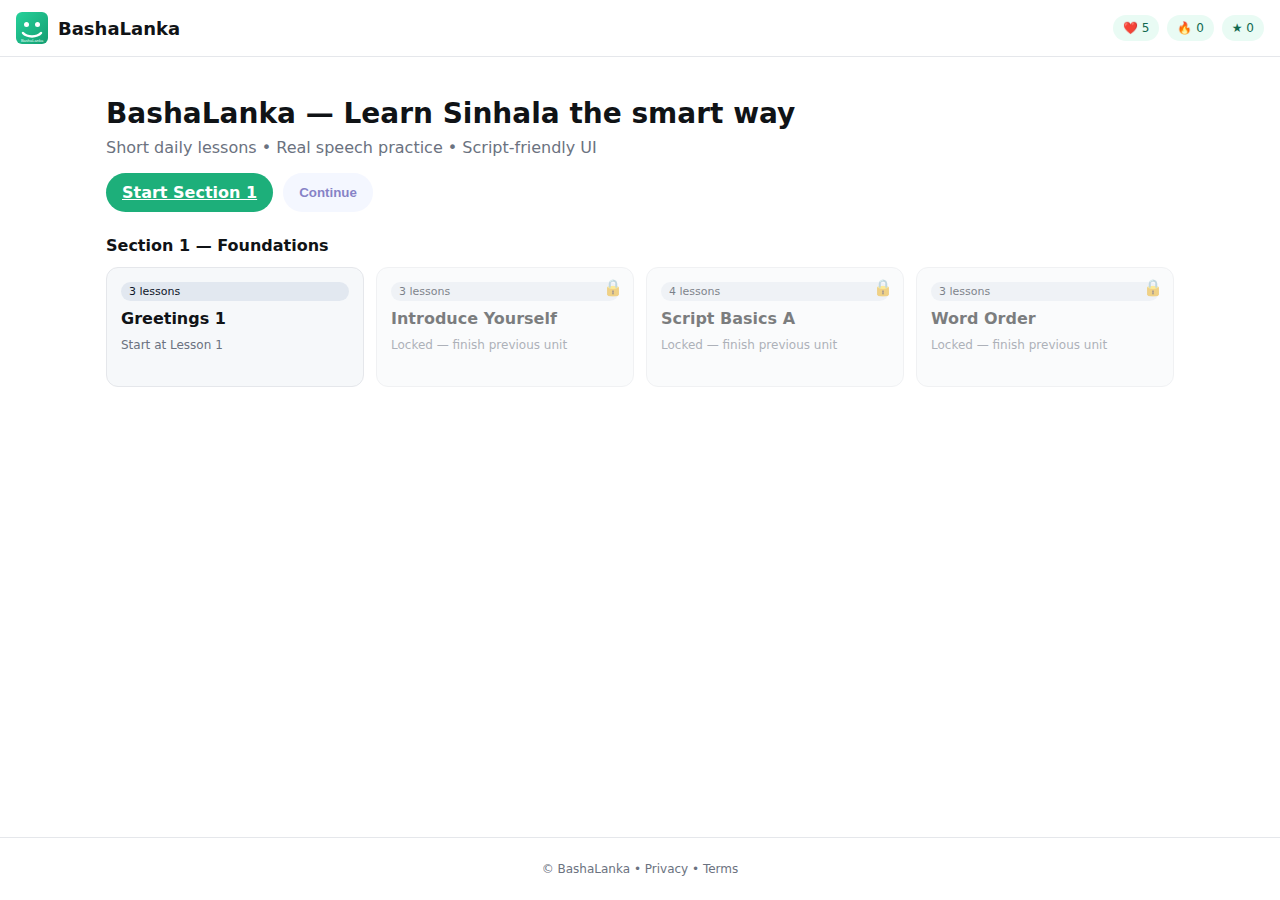
<file: BashaLanka/index.html>
<!doctype html>
<html lang="en">
<head>
  <meta charset="UTF-8" />
  <meta name="viewport" content="width=device-width, initial-scale=1.0" />
  <title>BashaLanka — Learn Sinhala</title>
  <link rel="manifest" href="manifest.webmanifest">
  <link rel="icon" href="assets/icon-192.png">
  <link rel="stylesheet" href="styles.css">
</head>
<body>
  <div id="app" class="app"></div>
  <script src="app.js"></script>
</body>
</html>
</file>
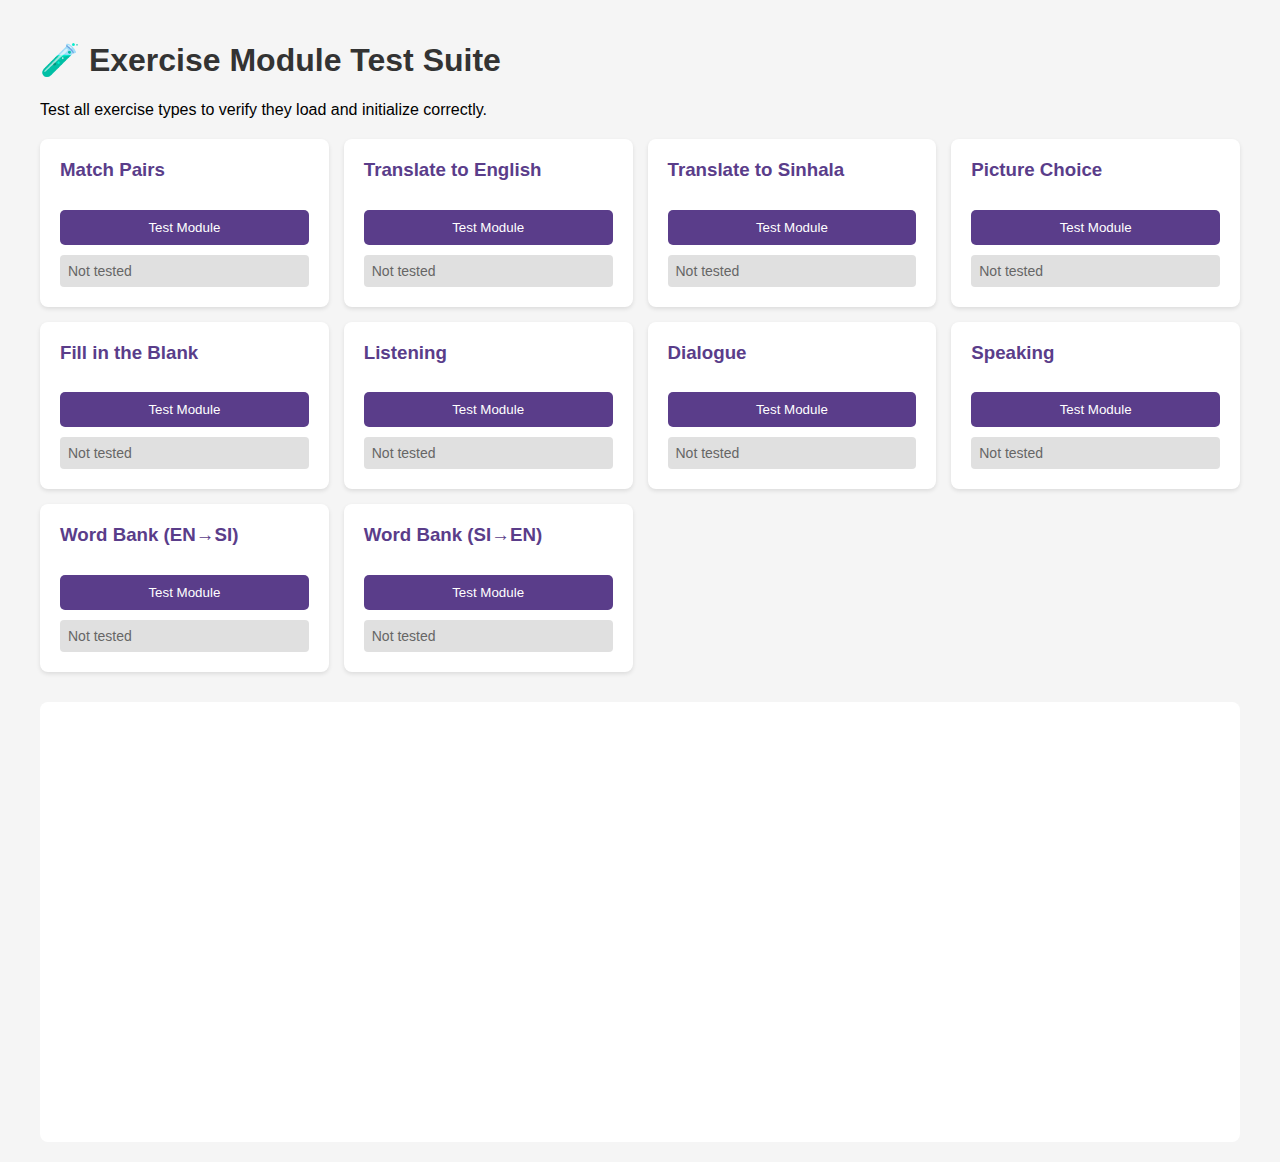
<file: test-all-exercises.html>
<!DOCTYPE html>
<html lang="en">
<head>
  <meta charset="UTF-8">
  <meta name="viewport" content="width=device-width, initial-scale=1.0">
  <title>Test All Exercises - BashaLanka</title>
  <style>
    body {
      font-family: Arial, sans-serif;
      max-width: 1200px;
      margin: 0 auto;
      padding: 20px;
      background: #f5f5f5;
    }
    h1 {
      color: #333;
    }
    .exercise-grid {
      display: grid;
      grid-template-columns: repeat(auto-fit, minmax(250px, 1fr));
      gap: 15px;
      margin-top: 20px;
    }
    .exercise-card {
      background: white;
      padding: 20px;
      border-radius: 8px;
      box-shadow: 0 2px 4px rgba(0,0,0,0.1);
    }
    .exercise-card h3 {
      margin-top: 0;
      color: #5a3d8a;
    }
    .test-btn {
      background: #5a3d8a;
      color: white;
      border: none;
      padding: 10px 20px;
      border-radius: 5px;
      cursor: pointer;
      width: 100%;
      margin-top: 10px;
    }
    .test-btn:hover {
      background: #7a5daa;
    }
    .status {
      margin-top: 10px;
      padding: 8px;
      border-radius: 4px;
      font-size: 14px;
    }
    .status.pending {
      background: #e0e0e0;
      color: #666;
    }
    .status.loading {
      background: #fff3cd;
      color: #856404;
    }
    .status.success {
      background: #d4edda;
      color: #155724;
    }
    .status.error {
      background: #f8d7da;
      color: #721c24;
    }
    #exercise-container {
      margin-top: 30px;
      background: white;
      padding: 20px;
      border-radius: 8px;
      min-height: 400px;
    }
  </style>
</head>
<body>
  <h1>🧪 Exercise Module Test Suite</h1>
  <p>Test all exercise types to verify they load and initialize correctly.</p>
  
  <div class="exercise-grid" id="exerciseGrid"></div>
  
  <div id="exercise-container"></div>

  <script type="module">
    const exercises = [
      { id: 'match-pairs', label: 'Match Pairs', path: 'MatchPairs/index.js' },
      { id: 'translate-to-base', label: 'Translate to English', path: 'TranslateToBase/index.js' },
      { id: 'translate-to-target', label: 'Translate to Sinhala', path: 'TranslateToTarget/index.js' },
      { id: 'picture-choice', label: 'Picture Choice', path: 'PictureChoice/index.js' },
      { id: 'fill-blank', label: 'Fill in the Blank', path: 'FillBlank/index.js' },
      { id: 'listening', label: 'Listening', path: 'Listening/index.js' },
      { id: 'dialogue', label: 'Dialogue', path: 'Dialogue/index.js' },
      { id: 'speak', label: 'Speaking', path: 'Speak/index.js' },
      { id: 'wordbank-sinhala', label: 'Word Bank (EN→SI)', path: 'WordBankSinhala/index.js' },
      { id: 'wordbank-english', label: 'Word Bank (SI→EN)', path: 'WordBankEnglish/index.js' }
    ];

    // Set up mock lesson context (required for exercises to fetch vocab)
    window.BashaLanka = {
      currentLesson: {
        meta: {
          lessonId: 'lesson-01',
          sectionId: 'section-01-introductions',
          unitId: 'unit-01-pronouns-greetings'
        },
        detail: {
          id: 'lesson-01',
          lessonId: 'lesson-01',
          sectionId: 'section-01-introductions',
          unitId: 'unit-01-pronouns-greetings',
          title: 'Pronouns and Basic Greetings'
        }
      }
    };

    const grid = document.getElementById('exerciseGrid');
    const container = document.getElementById('exercise-container');

    exercises.forEach(exercise => {
      const card = document.createElement('div');
      card.className = 'exercise-card';
      card.innerHTML = `
        <h3>${exercise.label}</h3>
        <button class="test-btn" data-exercise="${exercise.id}">Test Module</button>
        <div class="status pending" id="status-${exercise.id}">Not tested</div>
      `;
      grid.appendChild(card);
    });

    grid.addEventListener('click', async (e) => {
      if (!e.target.classList.contains('test-btn')) return;
      
      const exerciseId = e.target.dataset.exercise;
      const exercise = exercises.find(ex => ex.id === exerciseId);
      const statusEl = document.getElementById(`status-${exerciseId}`);
      
      statusEl.className = 'status loading';
      statusEl.textContent = 'Loading module...';
      
      container.innerHTML = '<p>Loading exercise...</p>';
      
      try {
        const basePath = './assets/Lessons/exercises/';
        const modulePath = basePath + exercise.path;
        
        console.log(`Testing ${exercise.label}: ${modulePath}`);
        const module = await import(modulePath);
        
        statusEl.textContent = 'Module loaded, initializing...';
        
        const initFn = module.default || module[`init${exercise.label.replace(/\s/g, '')}Exercise`];
        if (typeof initFn !== 'function') {
          throw new Error('Init function not found in module');
        }
        
        container.innerHTML = `<div data-exercise="${exerciseId}"></div>`;
        const target = container.querySelector(`[data-exercise="${exerciseId}"]`);
        
        await initFn({
          target,
          onComplete: (result) => {
            console.log(`${exercise.label} completed:`, result);
            statusEl.className = 'status success';
            statusEl.textContent = '✅ Exercise completed!';
          }
        });
        
        statusEl.className = 'status success';
        statusEl.textContent = '✅ Loaded successfully';
        
      } catch (error) {
        console.error(`${exercise.label} failed:`, error);
        statusEl.className = 'status error';
        statusEl.textContent = `❌ Error: ${error.message}`;
        container.innerHTML = `<div style="color: red; padding: 20px;">
          <h3>Error loading ${exercise.label}</h3>
          <pre>${error.stack || error.message}</pre>
        </div>`;
      }
    });
    
    console.log('✅ Test suite ready. Click any "Test Module" button to begin.');
  </script>
</body>
</html>
</file>
<file: BashaLanka/styles.css>
/* BashaLanka — starter styles */
:root{
  --brand:#1DAF7A;
  --ink:#101316;
  --muted:#6B7280;
  --bg:#FFFFFF;
  --card:#F6F8FA;
  --danger:#E74C3C;
  --pill:#E9FBF4;
  --radius:12px;
}
*{box-sizing:border-box}
html,body{height:100%}
body{
  margin:0;
  font-family: ui-sans-serif, system-ui, -apple-system, Segoe UI, Roboto, Helvetica, Arial, 'Noto Sans', 'Apple Color Emoji', 'Segoe UI Emoji';
  background:var(--bg);
  color:var(--ink);
}
.app{min-height:100vh; display:flex; flex-direction:column}
.topbar{
  display:flex; align-items:center; justify-content:space-between;
  padding:12px 16px; border-bottom:1px solid #e5e7eb; background:white; position:sticky; top:0; z-index:10;
}
.brand{display:flex; align-items:center; gap:10px}
.brand img{width:32px; height:32px}
.brand h1{font-size:18px; margin:0; font-weight:700}
.status{display:flex; gap:8px}
.pill{
  display:inline-flex; align-items:center; gap:6px; padding:6px 10px;
  background:var(--pill); border-radius:999px; font-size:12px; color:#11694F;
}
.main{max-width:1100px; margin:0 auto; padding:24px 16px; width:100%}
.hero{display:grid; gap:8px; margin:16px 0 24px}
.hero h2{font-size:28px; margin:0}
.hero p{margin:0; color:var(--muted)}
.actions{display:flex; gap:10px; flex-wrap:wrap; margin-top:8px}
.btn{
  appearance:none; border:none; border-radius:999px; padding:10px 16px; font-weight:600;
  cursor:pointer; transition:transform .15s ease, box-shadow .15s ease; background:var(--brand); color:white;
}
.btn.secondary{background:#eef2ff; color:#3730a3}
.btn:disabled{opacity:.6; cursor:not-allowed}
.btn:hover{transform:translateY(-1px); box-shadow:0 8px 18px rgba(0,0,0,.08)}
.section{margin:24px 0 12px; font-weight:700}
.grid{
  display:grid; gap:12px;
  grid-template-columns: repeat( auto-fill, minmax(220px,1fr) );
}
.card{
  background:var(--card); padding:14px; border-radius:var(--radius);
  display:flex; flex-direction:column; gap:8px; min-height:120px; border:1px solid #e5e7eb;
}
.card h3{margin:0 0 2px 0; font-size:16px}
.meta{font-size:12px; color:var(--muted)}
.locked{opacity:.55; position:relative}
.locked:after{
  content:'🔒'; position:absolute; top:10px; right:10px; font-size:16px; opacity:.9;
}
.footer{margin-top:auto; padding:24px 16px; color:var(--muted); font-size:12px; text-align:center; border-top:1px solid #e5e7eb}
.note{background:#fff7ed; color:#9a3412; border:1px solid #fed7aa; padding:10px 12px; border-radius:8px; font-size:13px}
.route-title{font-weight:700; font-size:18px; margin:8px 0}
pre.code{background:#0b1020; color:#d1e7ff; padding:12px; border-radius:10px; overflow:auto}
a.cardlink{color:inherit; text-decoration:none}
.badge{font-size:11px; padding:3px 8px; border-radius:999px; background:#e2e8f0; color:#0f172a; display:inline-block}
</file>
